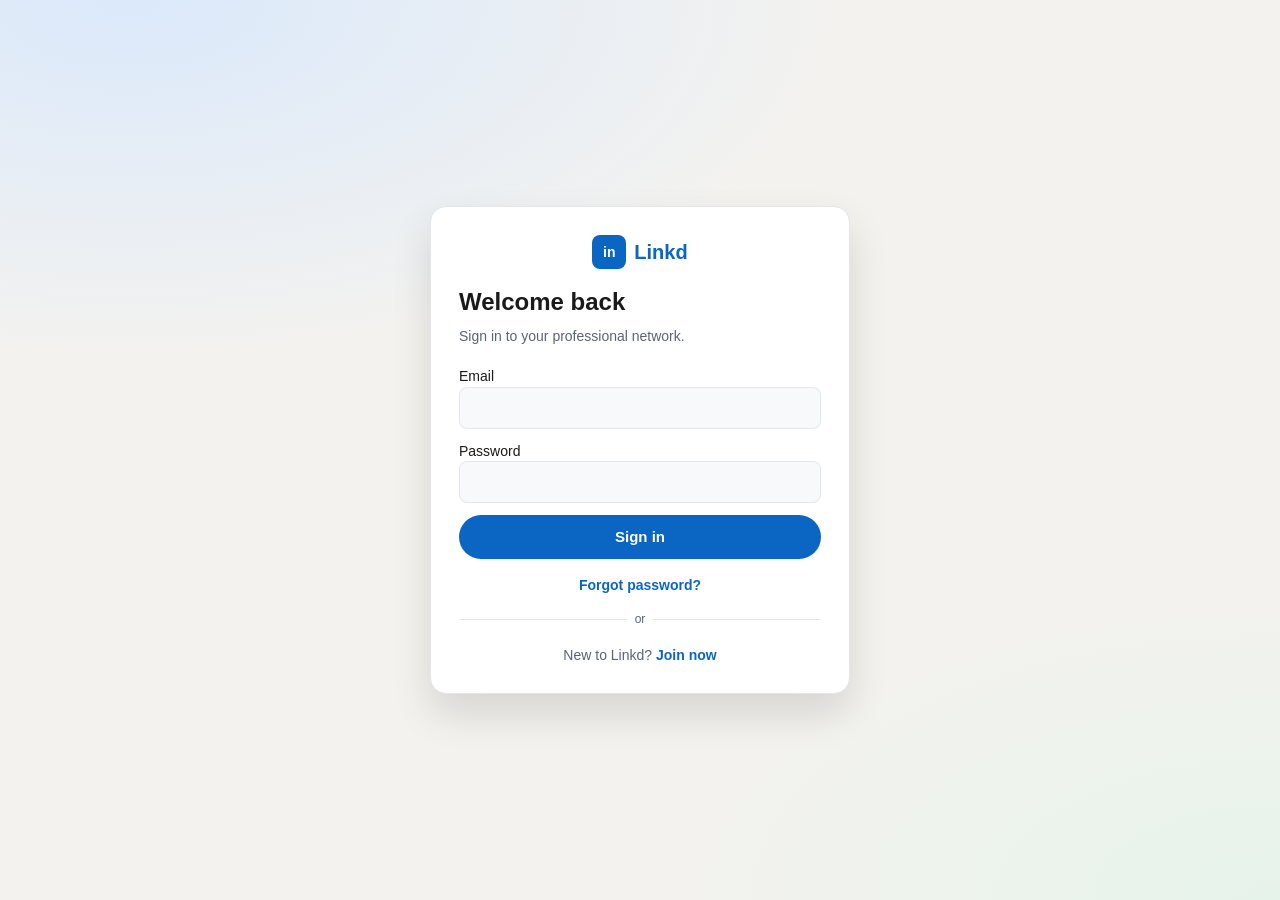
<file: index.html>
<!doctype html>
<html lang="en">
  <head>
    <meta charset="utf-8" />
    <meta name="viewport" content="width=device-width,initial-scale=1" />
    <title>Linkd — Sign in</title>
    <link rel="stylesheet" href="css/style.css" />
  </head>
  <body>
    <div class="auth-wrap">
      <div class="auth-card">
        <div class="brand" style="justify-content: center; margin-bottom: 16px">
          <div class="brand-logo">in</div>
          <span style="font-size: 20px">Linkd</span>
        </div>
        <div id="view"></div>
      </div>
    </div>
    <script src="js/data.js"></script>
    <script src="js/icons.js"></script>
    <script src="js/app.js"></script>
    <script>
      (function () {
        // Auto-login redirect
        if (getUser()) {
          location.replace("home.html");
          return;
        }
        const view = document.getElementById("view");
        const USERS_KEY = "lk.users";
        const users = () => LS.get(USERS_KEY, []);
        const saveUsers = (u) => LS.set(USERS_KEY, u);

        function loginView() {
          view.innerHTML = `
      <h1>Welcome back</h1>
      <p class="sub">Sign in to your professional network.</p>
      <form id="f">
        <label class="field"><span>Email</span><input type="email" name="email" required/></label>
        <label class="field"><span>Password</span><input type="password" name="password" required minlength="4"/></label>
        <button class="btn" type="submit">Sign in</button>
      </form>
      <div class="auth-foot"><a href="#" id="forgot">Forgot password?</a></div>
      <div class="divider">or</div>
      <div class="auth-foot">New to Linkd? <a href="#" id="toSignup">Join now</a></div>`;
          document.getElementById("f").onsubmit = (e) => {
            e.preventDefault();
            const fd = new FormData(e.target);
            const email = fd.get("email"),
              pw = fd.get("password");
            const u = users().find(
              (x) => x.email === email && x.password === pw,
            );
            if (!u) {
              // Auto create demo user for convenience
              const name = email
                .split("@")[0]
                .replace(/[._-]/g, " ")
                .replace(/\b\w/g, (c) => c.toUpperCase());
              const nu = {
                id: "me",
                name,
                email,
                password: pw,
                avatar: avatar(name),
                headline: "Product Builder • Sharing thoughts on tech",
                location: "Remote",
                industry: "Software",
                followers: 284,
                connections: 512,
                cover: coverImg(name),
              };
              const list = users();
              list.push(nu);
              saveUsers(list);
              setUser(nu);
              toast("Welcome, " + name + "!", "success");
              setTimeout(() => (location.href = "home.html"), 400);
            } else {
              setUser(u);
              toast("Signed in", "success");
              setTimeout(() => (location.href = "home.html"), 300);
            }
          };
          document.getElementById("toSignup").onclick = (e) => {
            e.preventDefault();
            signupView();
          };
          document.getElementById("forgot").onclick = (e) => {
            e.preventDefault();
            forgotView();
          };
        }
        function signupView() {
          view.innerHTML = `
      <h1>Join Linkd</h1><p class="sub">Make the most of your professional life.</p>
      <form id="f">
        <label class="field"><span>Full name</span><input name="name" required/></label>
        <label class="field"><span>Email</span><input type="email" name="email" required/></label>
        <label class="field"><span>Password (6+ chars)</span><input type="password" name="password" required minlength="6"/></label>
        <button class="btn" type="submit">Agree & Join</button>
      </form>
      <div class="auth-foot">Already on Linkd? <a href="#" id="toLogin">Sign in</a></div>`;
          document.getElementById("f").onsubmit = (e) => {
            e.preventDefault();
            const fd = new FormData(e.target);
            const name = fd.get("name"),
              email = fd.get("email"),
              pw = fd.get("password");
            const list = users();
            if (list.some((u) => u.email === email)) {
              toast("Email already registered", "error");
              return;
            }
            const u = {
              id: "me",
              name,
              email,
              password: pw,
              avatar: avatar(name),
              headline: "New to Linkd — building things.",
              location: "Remote",
              industry: "Software",
              followers: 0,
              connections: 0,
              cover: coverImg(name),
            };
            list.push(u);
            saveUsers(list);
            setUser(u);
            toast("Account created", "success");
            setTimeout(() => (location.href = "home.html"), 300);
          };
          document.getElementById("toLogin").onclick = (e) => {
            e.preventDefault();
            loginView();
          };
        }
        function forgotView() {
          view.innerHTML = `
      <h1>Reset password</h1><p class="sub">Enter your email and we'll send reset instructions.</p>
      <form id="f"><label class="field"><span>Email</span><input type="email" name="email" required/></label>
      <button class="btn" type="submit">Send reset link</button></form>
      <div class="auth-foot"><a href="#" id="back">Back to sign in</a></div>`;
          document.getElementById("f").onsubmit = (e) => {
            e.preventDefault();
            toast("Reset link sent (demo)", "success");
            setTimeout(loginView, 600);
          };
          document.getElementById("back").onclick = (e) => {
            e.preventDefault();
            loginView();
          };
        }
        loginView();
      })();
    </script>
  </body>
</html>
</file>
<file: css/style.css>
/* ============ Design Tokens ============ */
:root {
  --bg: #f3f2ef;
  --surface: #ffffff;
  --surface-2: #f7f9fb;
  --border: #e3e5e8;
  --text: #1a1a1a;
  --muted: #5b6472;
  --primary: #0a66c2;
  --primary-600: #0958a8;
  --primary-50: #e8f0fe;
  --accent: #057642;
  --danger: #cc1016;
  --shadow-sm: 0 1px 2px rgba(0, 0, 0, 0.06), 0 1px 3px rgba(0, 0, 0, 0.04);
  --shadow: 0 4px 12px rgba(0, 0, 0, 0.06), 0 2px 4px rgba(0, 0, 0, 0.04);
  --shadow-lg: 0 20px 40px rgba(0, 0, 0, 0.12);
  --radius: 12px;
  --radius-sm: 8px;
  --glass: rgba(255, 255, 255, 0.72);
  --nav-h: 56px;
}
[data-theme="dark"] {
  --bg: #0b1220;
  --surface: #111827;
  --surface-2: #0f1626;
  --border: #1f2937;
  --text: #e5e7eb;
  --muted: #9aa4b2;
  --primary: #4ea3ff;
  --primary-600: #3d8be0;
  --primary-50: #132a44;
  --accent: #22c55e;
  --danger: #f87171;
  --glass: rgba(17, 24, 39, 0.72);
}
* {
  box-sizing: border-box;
}
html,
body {
  margin: 0;
  padding: 0;
  background: var(--bg);
  color: var(--text);
  font-family:
    -apple-system, BlinkMacSystemFont, "Segoe UI", Inter, Roboto, Helvetica,
    Arial, sans-serif;
  font-size: 14px;
  line-height: 1.45;
  -webkit-font-smoothing: antialiased;
}
a {
  color: inherit;
  text-decoration: none;
}
button {
  font: inherit;
  cursor: pointer;
  border: 0;
  background: none;
  color: inherit;
}
img {
  max-width: 100%;
  display: block;
}
input,
textarea,
select {
  font: inherit;
  color: inherit;
}
.hidden {
  display: none !important;
}

/* ============ Nav ============ */
.nav {
  position: sticky;
  top: 0;
  z-index: 50;
  background: var(--glass);
  backdrop-filter: saturate(180%) blur(12px);
  -webkit-backdrop-filter: saturate(180%) blur(12px);
  border-bottom: 1px solid var(--border);
}
.nav-inner {
  max-width: 1128px;
  margin: 0 auto;
  height: var(--nav-h);
  display: flex;
  align-items: center;
  gap: 12px;
  padding: 0 16px;
}
.brand {
  display: flex;
  align-items: center;
  gap: 8px;
  font-weight: 800;
  color: var(--primary);
}
.brand-logo {
  width: 34px;
  height: 34px;
  border-radius: 8px;
  background: var(--primary);
  color: #fff;
  display: grid;
  place-items: center;
  font-weight: 900;
}
.search {
  position: relative;
  flex: 1;
  max-width: 280px;
}
.search input {
  width: 100%;
  height: 34px;
  border-radius: 8px;
  border: 1px solid transparent;
  background: var(--surface-2);
  padding: 0 10px 0 34px;
  outline: none;
}
.search input:focus {
  border-color: var(--primary);
  background: var(--surface);
}
.search .ic {
  position: absolute;
  left: 10px;
  top: 50%;
  transform: translateY(-50%);
  color: var(--muted);
}
.search-dd {
  position: absolute;
  top: 38px;
  left: 0;
  right: 0;
  background: var(--surface);
  border: 1px solid var(--border);
  border-radius: 10px;
  box-shadow: var(--shadow);
  max-height: 360px;
  overflow: auto;
  z-index: 60;
}
.search-dd .row {
  display: flex;
  gap: 10px;
  align-items: center;
  padding: 10px;
  cursor: pointer;
}
.search-dd .row:hover {
  background: var(--surface-2);
}
.search-dd mark {
  background: transparent;
  color: var(--primary);
  font-weight: 700;
}
.search-dd .hd {
  padding: 8px 10px;
  color: var(--muted);
  font-size: 12px;
  display: flex;
  justify-content: space-between;
  align-items: center;
}
.nav-links {
  display: flex;
  gap: 2px;
  margin-left: auto;
  align-items: center;
}
.nav-link {
  display: flex;
  flex-direction: column;
  align-items: center;
  justify-content: center;
  gap: 2px;
  padding: 6px 12px;
  border-radius: 8px;
  color: var(--muted);
  font-size: 11px;
  min-width: 56px;
  position: relative;
}
.nav-link:hover {
  color: var(--text);
  background: var(--surface-2);
}
.nav-link.active {
  color: var(--text);
}
.nav-link.active::after {
  content: "";
  position: absolute;
  bottom: -1px;
  left: 8px;
  right: 8px;
  height: 2px;
  background: var(--text);
  border-radius: 2px;
}
.nav-link svg {
  width: 22px;
  height: 22px;
}
.avatar {
  width: 26px;
  height: 26px;
  border-radius: 50%;
  object-fit: cover;
  background: #ccd;
}
.badge {
  position: absolute;
  top: 2px;
  right: 8px;
  min-width: 16px;
  height: 16px;
  padding: 0 4px;
  border-radius: 8px;
  background: var(--danger);
  color: #fff;
  font-size: 10px;
  font-weight: 700;
  display: grid;
  place-items: center;
}

/* Mobile bottom nav */
.mobile-nav {
  position: fixed;
  bottom: 0;
  left: 0;
  right: 0;
  z-index: 60;
  background: var(--glass);
  backdrop-filter: blur(12px);
  -webkit-backdrop-filter: blur(12px);
  border-top: 1px solid var(--border);
  display: none;
}
.mobile-nav .row {
  display: flex;
  justify-content: space-around;
  align-items: center;
  height: 58px;
  padding-bottom: env(safe-area-inset-bottom);
}
.mobile-nav .nav-link {
  min-width: 0;
  flex: 1;
}
@media (max-width: 768px) {
  .nav-links .desktop-only {
    display: none;
  }
  .mobile-nav {
    display: block;
  }
  body {
    padding-bottom: 64px;
  }
  .search {
    max-width: none;
  }
}

/* ============ Layout ============ */
.container {
  max-width: 1128px;
  margin: 0 auto;
  padding: 16px;
}
.grid-3 {
  display: grid;
  grid-template-columns: 225px 1fr 300px;
  gap: 24px;
  align-items: start;
}
@media (max-width: 1024px) {
  .grid-3 {
    grid-template-columns: 225px 1fr;
  }
  .col-right {
    display: none;
  }
}
@media (max-width: 768px) {
  .grid-3 {
    grid-template-columns: 1fr;
  }
  .col-left {
    display: none;
  }
}

.card {
  background: var(--surface);
  border: 1px solid var(--border);
  border-radius: var(--radius);
  box-shadow: var(--shadow-sm);
  overflow: hidden;
}
.card + .card {
  margin-top: 12px;
}
.card-pad {
  padding: 16px;
}

/* Sidebar profile card */
.side-cover {
  height: 56px;
  background: linear-gradient(135deg, #0a66c2, #57a3ff);
}
.side-body {
  padding: 0 16px 16px;
  text-align: center;
}
.side-avatar {
  width: 72px;
  height: 72px;
  border-radius: 50%;
  border: 2px solid var(--surface);
  margin: -36px auto 8px;
  background: #ccd;
  object-fit: cover;
}
.side-name {
  font-weight: 700;
}
.side-headline {
  color: var(--muted);
  font-size: 12px;
  margin-top: 4px;
}
.side-stats {
  border-top: 1px solid var(--border);
  margin-top: 12px;
  padding-top: 8px;
  display: flex;
  flex-direction: column;
  gap: 2px;
  text-align: left;
}
.side-stats .row {
  display: flex;
  justify-content: space-between;
  padding: 4px 0;
  font-size: 12px;
  color: var(--muted);
  cursor: pointer;
  border-radius: 6px;
}
.side-stats .row:hover {
  background: var(--surface-2);
}
.side-stats .row b {
  color: var(--primary);
}

/* Start post */
.start-post {
  display: flex;
  gap: 10px;
  align-items: center;
  padding: 12px 16px;
}
.start-post img {
  width: 44px;
  height: 44px;
  border-radius: 50%;
  object-fit: cover;
  background: #ccd;
}
.start-post button {
  flex: 1;
  text-align: left;
  border: 1px solid var(--border);
  height: 44px;
  border-radius: 22px;
  padding: 0 16px;
  color: var(--muted);
  background: transparent;
}
.start-post button:hover {
  background: var(--surface-2);
}
.start-actions {
  display: flex;
  justify-content: space-around;
  padding: 4px 8px 12px;
  flex-wrap: wrap;
}
.chip {
  display: flex;
  align-items: center;
  gap: 6px;
  padding: 8px 10px;
  border-radius: 8px;
  color: var(--muted);
  font-weight: 600;
}
.chip:hover {
  background: var(--surface-2);
  color: var(--text);
}
.chip svg {
  width: 20px;
  height: 20px;
}
.chip.blue {
  color: #378fe9;
}
.chip.green {
  color: #5f9b41;
}
.chip.orange {
  color: #e06847;
}
.chip.purple {
  color: #a872e5;
}
.chip.red {
  color: #e0525b;
}

/* Post */
.post-head {
  display: flex;
  gap: 10px;
  padding: 12px 16px;
  align-items: flex-start;
}
.post-head img {
  width: 48px;
  height: 48px;
  border-radius: 50%;
  object-fit: cover;
  background: #ccd;
}
.post-meta {
  flex: 1;
  min-width: 0;
}
.post-author {
  font-weight: 700;
}
.post-role {
  color: var(--muted);
  font-size: 12px;
}
.post-time {
  color: var(--muted);
  font-size: 12px;
}
.follow-btn {
  color: var(--primary);
  font-weight: 700;
  padding: 6px 10px;
  border-radius: 6px;
}
.follow-btn:hover {
  background: var(--primary-50);
}
.follow-btn.following {
  color: var(--muted);
}
.post-body {
  padding: 0 16px 12px;
  white-space: pre-wrap;
  word-break: break-word;
}
.post-body .hashtag {
  color: var(--primary);
  font-weight: 600;
  cursor: pointer;
}
.see-more {
  color: var(--muted);
  font-weight: 600;
  background: none;
  padding: 0;
  margin-left: 4px;
}
.see-more:hover {
  color: var(--primary);
  text-decoration: underline;
}
.post-image {
  width: 100%;
  max-height: 520px;
  object-fit: cover;
  background: #000;
  cursor: zoom-in;
}
.post-metrics {
  display: flex;
  justify-content: space-between;
  align-items: center;
  padding: 8px 16px;
  color: var(--muted);
  font-size: 12px;
  border-bottom: 1px solid var(--border);
}
.metrics-left {
  display: flex;
  align-items: center;
  gap: 4px;
}
.reactions-stack {
  display: inline-flex;
}
.reactions-stack span {
  width: 16px;
  height: 16px;
  border-radius: 50%;
  display: inline-grid;
  place-items: center;
  font-size: 10px;
  border: 1.5px solid var(--surface);
  margin-left: -4px;
}
.reactions-stack span:first-child {
  margin-left: 0;
}
.r-like {
  background: var(--primary);
  color: #fff;
}
.r-celebrate {
  background: #f5b800;
  color: #fff;
}
.r-support {
  background: #a172e5;
  color: #fff;
}
.r-insightful {
  background: #e0aa3e;
  color: #fff;
}
.r-funny {
  background: #57c4c4;
  color: #fff;
}
.post-actions {
  display: grid;
  grid-template-columns: repeat(4, 1fr);
  padding: 4px;
}
.action-btn {
  display: flex;
  align-items: center;
  justify-content: center;
  gap: 6px;
  padding: 10px;
  border-radius: 8px;
  color: var(--muted);
  font-weight: 600;
}
.action-btn:hover {
  background: var(--surface-2);
}
.action-btn svg {
  width: 20px;
  height: 20px;
}
.action-btn.active {
  color: var(--primary);
}
.action-btn.active svg path {
  fill: currentColor;
}
.action-btn.pulse {
  animation: pulse 0.35s ease;
}
@keyframes pulse {
  0% {
    transform: scale(1);
  }
  50% {
    transform: scale(1.18);
  }
  100% {
    transform: scale(1);
  }
}
.reaction-pop {
  position: absolute;
  bottom: calc(100% + 6px);
  left: 50%;
  transform: translateX(-50%);
  background: var(--surface);
  border: 1px solid var(--border);
  border-radius: 999px;
  box-shadow: var(--shadow-lg);
  padding: 6px;
  display: flex;
  gap: 4px;
  z-index: 5;
}
.reaction-pop button {
  width: 38px;
  height: 38px;
  border-radius: 50%;
  font-size: 22px;
  transition: transform 0.15s;
}
.reaction-pop button:hover {
  transform: scale(1.35) translateY(-4px);
}
.action-wrap {
  position: relative;
}

/* Comments */
.comments {
  padding: 8px 16px 16px;
  border-top: 1px solid var(--border);
  background: var(--surface-2);
}
.comment-input {
  display: flex;
  gap: 8px;
  align-items: flex-start;
  margin-bottom: 12px;
}
.comment-input img {
  width: 32px;
  height: 32px;
  border-radius: 50%;
  object-fit: cover;
  background: #ccd;
}
.comment-input .box {
  flex: 1;
  background: var(--surface);
  border: 1px solid var(--border);
  border-radius: 16px;
  padding: 8px 12px;
}
.comment-input textarea {
  width: 100%;
  border: 0;
  background: transparent;
  resize: none;
  outline: none;
  min-height: 36px;
}
.comment-input .row {
  display: flex;
  justify-content: flex-end;
  gap: 8px;
  margin-top: 6px;
}
.btn {
  background: var(--primary);
  color: #fff;
  padding: 6px 14px;
  border-radius: 16px;
  font-weight: 600;
}
.btn:hover {
  background: var(--primary-600);
}
.btn.ghost {
  background: transparent;
  color: var(--muted);
}
.btn.ghost:hover {
  background: var(--surface-2);
  color: var(--text);
}
.btn.outline {
  background: transparent;
  color: var(--primary);
  border: 1px solid var(--primary);
}
.comment {
  display: flex;
  gap: 8px;
  margin-top: 10px;
}
.comment img {
  width: 32px;
  height: 32px;
  border-radius: 50%;
  object-fit: cover;
  background: #ccd;
}
.comment .bubble {
  background: var(--surface);
  border: 1px solid var(--border);
  border-radius: 12px;
  padding: 8px 12px;
  flex: 1;
  min-width: 0;
}
.comment .who {
  font-weight: 700;
  font-size: 13px;
}
.comment .when {
  color: var(--muted);
  font-size: 11px;
  margin-left: 6px;
}
.comment .txt {
  margin-top: 4px;
  word-break: break-word;
}
.comment .tools {
  display: flex;
  gap: 12px;
  margin-top: 4px;
  color: var(--muted);
  font-size: 12px;
  font-weight: 600;
  padding-left: 12px;
}
.comment .tools button:hover {
  color: var(--primary);
}
.replies {
  margin-left: 40px;
}

/* Right rail */
.rail-title {
  font-weight: 700;
  padding: 12px 16px 4px;
}
.rail-item {
  display: flex;
  gap: 10px;
  padding: 10px 16px;
  align-items: center;
}
.rail-item img {
  width: 40px;
  height: 40px;
  border-radius: 50%;
  object-fit: cover;
  background: #ccd;
}
.rail-item .info {
  flex: 1;
  min-width: 0;
}
.rail-item .info b {
  display: block;
  font-size: 13px;
  overflow: hidden;
  text-overflow: ellipsis;
  white-space: nowrap;
}
.rail-item .info span {
  color: var(--muted);
  font-size: 12px;
}
.rail-item .btn {
  padding: 4px 12px;
  font-size: 12px;
}

/* Modal */
.modal-back {
  position: fixed;
  inset: 0;
  background: rgba(0, 0, 0, 0.55);
  z-index: 100;
  display: grid;
  place-items: center;
  padding: 16px;
  animation: fade 0.2s ease;
}
@keyframes fade {
  from {
    opacity: 0;
  }
  to {
    opacity: 1;
  }
}
.modal {
  background: var(--surface);
  border-radius: 16px;
  max-width: 560px;
  width: 100%;
  box-shadow: var(--shadow-lg);
  max-height: 90vh;
  display: flex;
  flex-direction: column;
  animation: pop 0.2s ease;
}
@keyframes pop {
  from {
    transform: translateY(12px) scale(0.98);
    opacity: 0;
  }
  to {
    transform: none;
    opacity: 1;
  }
}
.modal-head {
  display: flex;
  justify-content: space-between;
  align-items: center;
  padding: 14px 20px;
  border-bottom: 1px solid var(--border);
}
.modal-head h3 {
  margin: 0;
  font-size: 18px;
}
.modal-body {
  padding: 16px 20px;
  overflow: auto;
}
.modal-foot {
  padding: 12px 20px;
  border-top: 1px solid var(--border);
  display: flex;
  justify-content: space-between;
  align-items: center;
  gap: 8px;
  flex-wrap: wrap;
}
.icon-btn {
  width: 36px;
  height: 36px;
  border-radius: 50%;
  display: grid;
  place-items: center;
  color: var(--muted);
}
.icon-btn:hover {
  background: var(--surface-2);
  color: var(--text);
}
.compose {
  width: 100%;
  border: 0;
  outline: none;
  resize: none;
  min-height: 120px;
  background: transparent;
  font-size: 16px;
}
.compose-tools {
  display: flex;
  gap: 4px;
  flex-wrap: wrap;
}
.compose-tools .icon-btn:hover {
  background: var(--primary-50);
  color: var(--primary);
}

/* Toast */
.toasts {
  position: fixed;
  bottom: 16px;
  right: 16px;
  z-index: 200;
  display: flex;
  flex-direction: column;
  gap: 8px;
}
@media (max-width: 768px) {
  .toasts {
    bottom: 76px;
  }
}
.toast {
  background: #111;
  color: #fff;
  padding: 10px 14px;
  border-radius: 10px;
  box-shadow: var(--shadow-lg);
  min-width: 200px;
  max-width: 320px;
  animation: slidein 0.25s ease;
}
.toast.success {
  background: var(--accent);
}
.toast.error {
  background: var(--danger);
}
@keyframes slidein {
  from {
    transform: translateY(20px);
    opacity: 0;
  }
  to {
    transform: none;
    opacity: 1;
  }
}

/* Skeleton */
.skel {
  background: linear-gradient(
    90deg,
    var(--surface-2) 0%,
    var(--border) 50%,
    var(--surface-2) 100%
  );
  background-size: 200% 100%;
  animation: shim 1.4s infinite;
  border-radius: 6px;
}
@keyframes shim {
  0% {
    background-position: 200% 0;
  }
  100% {
    background-position: -200% 0;
  }
}
.skel-post {
  padding: 16px;
}
.skel-post .r1 {
  height: 16px;
  width: 40%;
  margin-bottom: 8px;
}
.skel-post .r2 {
  height: 12px;
  width: 25%;
  margin-bottom: 16px;
}
.skel-post .r3 {
  height: 140px;
  width: 100%;
}

/* Auth */
.auth-wrap {
  min-height: 100vh;
  display: grid;
  place-items: center;
  padding: 16px;
  background:
    radial-gradient(1200px 600px at 10% 0%, #dbe9fb 0%, transparent 60%),
    radial-gradient(1000px 500px at 100% 100%, #e6f3ea 0%, transparent 60%),
    var(--bg);
}
.auth-card {
  background: var(--surface);
  border: 1px solid var(--border);
  border-radius: 16px;
  padding: 28px;
  width: 100%;
  max-width: 420px;
  box-shadow: var(--shadow-lg);
}
.auth-card h1 {
  margin: 0 0 6px;
  font-size: 24px;
}
.auth-card p.sub {
  color: var(--muted);
  margin: 0 0 20px;
}
.field {
  display: block;
  margin-bottom: 12px;
}
.field label {
  display: block;
  font-weight: 600;
  font-size: 13px;
  margin-bottom: 6px;
}
.field input {
  width: 100%;
  height: 42px;
  border-radius: 8px;
  border: 1px solid var(--border);
  background: var(--surface-2);
  padding: 0 12px;
  outline: none;
}
.field input:focus {
  border-color: var(--primary);
  background: var(--surface);
}
.auth-card .btn {
  width: 100%;
  height: 44px;
  border-radius: 22px;
  font-size: 15px;
}
.auth-foot {
  text-align: center;
  color: var(--muted);
  margin-top: 16px;
}
.auth-foot a {
  color: var(--primary);
  font-weight: 600;
}
.divider {
  display: flex;
  align-items: center;
  gap: 8px;
  color: var(--muted);
  margin: 16px 0;
  font-size: 12px;
}
.divider::before,
.divider::after {
  content: "";
  height: 1px;
  background: var(--border);
  flex: 1;
}

/* Profile */
.p-cover {
  height: 200px;
  background: linear-gradient(135deg, #0a66c2, #57a3ff, #57c4c4);
  cursor: pointer;
  position: relative;
}
.p-cover .edit {
  position: absolute;
  top: 12px;
  right: 12px;
  background: rgba(0, 0, 0, 0.5);
  color: #fff;
  padding: 6px 10px;
  border-radius: 16px;
  font-size: 12px;
}
.p-head {
  padding: 0 24px 16px;
  position: relative;
}
.p-avatar {
  width: 152px;
  height: 152px;
  border-radius: 50%;
  border: 4px solid var(--surface);
  margin-top: -76px;
  background: #ccd;
  object-fit: cover;
  cursor: pointer;
}
.p-row {
  display: flex;
  justify-content: space-between;
  align-items: flex-start;
  gap: 16px;
  flex-wrap: wrap;
  margin-top: 8px;
}
.p-name {
  font-size: 24px;
  font-weight: 800;
  margin: 0;
}
.p-headline {
  margin: 4px 0;
}
.p-loc {
  color: var(--muted);
  font-size: 13px;
  margin-top: 4px;
}
.p-stats {
  color: var(--primary);
  font-weight: 600;
  font-size: 13px;
  margin-top: 6px;
}
.p-actions {
  display: flex;
  gap: 8px;
  flex-wrap: wrap;
}
.section-title {
  font-size: 18px;
  font-weight: 700;
  padding: 16px 16px 4px;
  display: flex;
  justify-content: space-between;
  align-items: center;
}
.section-title .add {
  color: var(--primary);
  font-weight: 700;
  padding: 4px 8px;
  border-radius: 6px;
}
.section-title .add:hover {
  background: var(--primary-50);
}
.list-item {
  display: flex;
  gap: 12px;
  padding: 12px 16px;
  border-top: 1px solid var(--border);
}
.list-item .ic {
  width: 48px;
  height: 48px;
  border-radius: 8px;
  background: var(--primary-50);
  color: var(--primary);
  display: grid;
  place-items: center;
  font-weight: 800;
  flex-shrink: 0;
}
.list-item .info {
  flex: 1;
  min-width: 0;
}
.list-item .info b {
  display: block;
}
.list-item .info .sub {
  color: var(--muted);
  font-size: 12px;
}
.list-item .actions {
  display: flex;
  gap: 4px;
}
.skill-pill {
  display: inline-flex;
  align-items: center;
  gap: 6px;
  background: var(--surface-2);
  border: 1px solid var(--border);
  border-radius: 16px;
  padding: 6px 12px;
  margin: 4px;
}
.skill-pill button {
  color: var(--muted);
  font-weight: 700;
}
.chart-wrap {
  padding: 12px 16px 16px;
}
.chart-grid {
  display: grid;
  grid-template-columns: repeat(auto-fit, minmax(140px, 1fr));
  gap: 12px;
}
.stat-card {
  background: var(--surface-2);
  border: 1px solid var(--border);
  border-radius: 10px;
  padding: 12px;
}
.stat-card .k {
  color: var(--muted);
  font-size: 12px;
}
.stat-card .v {
  font-size: 22px;
  font-weight: 800;
  margin-top: 4px;
}
.stat-card .d {
  font-size: 12px;
  margin-top: 2px;
}
.stat-card .d.up {
  color: var(--accent);
}
.stat-card .d.dn {
  color: var(--danger);
}
canvas {
  width: 100% !important;
  height: 180px !important;
  margin-top: 12px;
  background: var(--surface-2);
  border-radius: 8px;
}
.otw-badge {
  display: inline-block;
  background: var(--primary-50);
  color: var(--primary);
  padding: 4px 8px;
  border-radius: 6px;
  font-size: 12px;
  font-weight: 700;
  margin-top: 6px;
}

/* Network */
.nw-tabs {
  display: flex;
  border-bottom: 1px solid var(--border);
  overflow: auto;
}
.nw-tab {
  padding: 14px 18px;
  color: var(--muted);
  font-weight: 700;
  white-space: nowrap;
  border-bottom: 2px solid transparent;
}
.nw-tab.active {
  color: var(--text);
  border-bottom-color: var(--primary);
}
.nw-grid {
  display: grid;
  grid-template-columns: repeat(auto-fill, minmax(200px, 1fr));
  gap: 12px;
  padding: 16px;
}
.nw-card {
  background: var(--surface);
  border: 1px solid var(--border);
  border-radius: 10px;
  overflow: hidden;
  text-align: center;
  position: relative;
}
.nw-card .cov {
  height: 60px;
  background: linear-gradient(135deg, #0a66c2, #57a3ff);
}
.nw-card img {
  width: 72px;
  height: 72px;
  border-radius: 50%;
  border: 2px solid var(--surface);
  margin: -36px auto 8px;
  background: #ccd;
}
.nw-card .n {
  font-weight: 700;
  padding: 0 8px;
}
.nw-card .h {
  color: var(--muted);
  font-size: 12px;
  padding: 4px 8px;
  min-height: 36px;
}
.nw-card .btn {
  width: calc(100% - 24px);
  margin: 8px 12px 12px;
}
.nw-card .x {
  position: absolute;
  top: 6px;
  right: 6px;
  background: rgba(255, 255, 255, 0.85);
  border-radius: 50%;
  width: 26px;
  height: 26px;
  display: grid;
  place-items: center;
}

/* Jobs */
.jobs-lay {
  display: grid;
  grid-template-columns: 1.1fr 1.6fr;
  gap: 16px;
  align-items: start;
}
@media (max-width: 900px) {
  .jobs-lay {
    grid-template-columns: 1fr;
  }
}
.job-item {
  padding: 12px 16px;
  border-bottom: 1px solid var(--border);
  cursor: pointer;
  display: flex;
  gap: 12px;
}
.job-item:hover {
  background: var(--surface-2);
}
.job-item.active {
  background: var(--primary-50);
}
.job-item .logo {
  width: 48px;
  height: 48px;
  border-radius: 8px;
  background: var(--primary);
  color: #fff;
  display: grid;
  place-items: center;
  font-weight: 800;
  flex-shrink: 0;
}
.job-item .info {
  flex: 1;
  min-width: 0;
}
.job-item .info b {
  display: block;
}
.job-item .info .co {
  font-size: 13px;
}
.job-item .info .lo {
  color: var(--muted);
  font-size: 12px;
}
.filters {
  display: flex;
  gap: 8px;
  padding: 12px 16px;
  flex-wrap: wrap;
  border-bottom: 1px solid var(--border);
}
.filters select,
.filters input {
  height: 34px;
  border-radius: 8px;
  border: 1px solid var(--border);
  background: var(--surface-2);
  padding: 0 10px;
  outline: none;
}
.job-detail {
  padding: 20px;
}
.job-detail h2 {
  margin: 0 0 4px;
}
.job-detail .meta {
  color: var(--muted);
  margin-bottom: 12px;
}

/* Messages */
.msg-lay {
  display: grid;
  grid-template-columns: 320px 1fr;
  height: calc(100vh - var(--nav-h) - 32px);
  min-height: 520px;
}
@media (max-width: 768px) {
  .msg-lay {
    grid-template-columns: 1fr;
  }
  .msg-lay.chat-open .msg-list {
    display: none;
  }
  .msg-lay:not(.chat-open) .msg-chat {
    display: none;
  }
}
.msg-list {
  border-right: 1px solid var(--border);
  display: flex;
  flex-direction: column;
  min-height: 0;
}
.msg-search {
  padding: 12px;
  border-bottom: 1px solid var(--border);
}
.msg-search input {
  width: 100%;
  height: 34px;
  border-radius: 8px;
  border: 1px solid var(--border);
  background: var(--surface-2);
  padding: 0 10px;
  outline: none;
}
.msg-contacts {
  overflow: auto;
  flex: 1;
}
.msg-contact {
  display: flex;
  gap: 10px;
  padding: 10px 12px;
  cursor: pointer;
  align-items: center;
  border-bottom: 1px solid var(--border);
}
.msg-contact:hover {
  background: var(--surface-2);
}
.msg-contact.active {
  background: var(--primary-50);
}
.msg-contact img {
  width: 44px;
  height: 44px;
  border-radius: 50%;
  background: #ccd;
  position: relative;
}
.msg-contact .av {
  position: relative;
}
.msg-contact .dot {
  position: absolute;
  bottom: 0;
  right: 0;
  width: 12px;
  height: 12px;
  border-radius: 50%;
  background: #22c55e;
  border: 2px solid var(--surface);
}
.msg-contact .info {
  flex: 1;
  min-width: 0;
}
.msg-contact .info b {
  display: block;
  overflow: hidden;
  text-overflow: ellipsis;
  white-space: nowrap;
}
.msg-contact .info .last {
  color: var(--muted);
  font-size: 12px;
  overflow: hidden;
  text-overflow: ellipsis;
  white-space: nowrap;
}
.msg-chat {
  display: flex;
  flex-direction: column;
  min-height: 0;
}
.msg-head {
  padding: 12px 16px;
  border-bottom: 1px solid var(--border);
  display: flex;
  align-items: center;
  gap: 10px;
}
.msg-head img {
  width: 40px;
  height: 40px;
  border-radius: 50%;
  background: #ccd;
}
.msg-body {
  flex: 1;
  overflow: auto;
  padding: 16px;
  background: var(--surface-2);
  display: flex;
  flex-direction: column;
  gap: 8px;
}
.bubble {
  max-width: 70%;
  padding: 8px 12px;
  border-radius: 14px;
  background: var(--surface);
  border: 1px solid var(--border);
  position: relative;
}
.bubble.me {
  align-self: flex-end;
  background: var(--primary);
  color: #fff;
  border-color: var(--primary);
}
.bubble .t {
  font-size: 11px;
  opacity: 0.7;
  margin-top: 4px;
  display: flex;
  justify-content: flex-end;
  gap: 4px;
}
.bubble .del {
  position: absolute;
  top: -8px;
  right: -8px;
  background: var(--surface);
  border: 1px solid var(--border);
  border-radius: 50%;
  width: 22px;
  height: 22px;
  display: none;
  place-items: center;
  font-size: 12px;
  color: var(--danger);
}
.bubble:hover .del {
  display: grid;
}
.msg-input {
  border-top: 1px solid var(--border);
  padding: 10px;
  display: flex;
  gap: 8px;
}
.msg-input input {
  flex: 1;
  height: 38px;
  border-radius: 19px;
  border: 1px solid var(--border);
  background: var(--surface-2);
  padding: 0 14px;
  outline: none;
}

/* Notifications */
.notif {
  display: flex;
  gap: 12px;
  padding: 12px 16px;
  border-bottom: 1px solid var(--border);
  align-items: center;
}
.notif.unread {
  background: var(--primary-50);
}
.notif img {
  width: 44px;
  height: 44px;
  border-radius: 50%;
  background: #ccd;
}
.notif .info {
  flex: 1;
  min-width: 0;
}
.notif .info .t {
  color: var(--muted);
  font-size: 12px;
}
.notif .x {
  color: var(--muted);
}

/* Videos */
.vid-feed {
  max-width: 420px;
  margin: 0 auto;
}
.vid-card {
  background: #000;
  border-radius: 16px;
  overflow: hidden;
  position: relative;
  margin-bottom: 16px;
  aspect-ratio: 9/16;
  max-height: 80vh;
}
.vid-card video {
  width: 100%;
  height: 100%;
  object-fit: cover;
  background: #000;
}
.vid-overlay {
  position: absolute;
  inset: 0;
  display: flex;
  flex-direction: column;
  justify-content: flex-end;
  color: #fff;
  padding: 16px;
  background: linear-gradient(transparent 60%, rgba(0, 0, 0, 0.7));
}
.vid-actions {
  position: absolute;
  right: 8px;
  bottom: 60px;
  display: flex;
  flex-direction: column;
  gap: 14px;
  color: #fff;
  align-items: center;
}
.vid-actions button {
  color: #fff;
  display: flex;
  flex-direction: column;
  align-items: center;
  font-size: 11px;
  gap: 2px;
}
.vid-actions svg {
  width: 28px;
  height: 28px;
}
.vid-controls {
  position: absolute;
  top: 8px;
  right: 8px;
  display: flex;
  gap: 6px;
}
.vid-controls button {
  background: rgba(0, 0, 0, 0.5);
  color: #fff;
  width: 34px;
  height: 34px;
  border-radius: 50%;
  display: grid;
  place-items: center;
}

/* Settings */
.settings-lay {
  display: grid;
  grid-template-columns: 240px 1fr;
  gap: 16px;
}
@media (max-width: 768px) {
  .settings-lay {
    grid-template-columns: 1fr;
  }
}
.settings-nav .item {
  display: block;
  padding: 10px 14px;
  border-radius: 8px;
  color: var(--muted);
  font-weight: 600;
}
.settings-nav .item.active {
  background: var(--primary-50);
  color: var(--primary);
}
.settings-nav .item:hover {
  background: var(--surface-2);
  color: var(--text);
}
.settings-panel .row {
  display: flex;
  justify-content: space-between;
  align-items: center;
  padding: 14px 16px;
  border-bottom: 1px solid var(--border);
  gap: 12px;
  flex-wrap: wrap;
}
.settings-panel .row:last-child {
  border-bottom: 0;
}
.settings-panel .row .k {
  font-weight: 600;
}
.settings-panel .row .d {
  color: var(--muted);
  font-size: 12px;
}
.switch {
  position: relative;
  width: 44px;
  height: 24px;
  background: var(--border);
  border-radius: 12px;
  transition: 0.2s;
  cursor: pointer;
  flex-shrink: 0;
}
.switch.on {
  background: var(--primary);
}
.switch::after {
  content: "";
  position: absolute;
  top: 2px;
  left: 2px;
  width: 20px;
  height: 20px;
  border-radius: 50%;
  background: #fff;
  transition: 0.2s;
}
.switch.on::after {
  left: 22px;
}
.settings-panel select,
.settings-panel input[type="text"],
.settings-panel input[type="email"] {
  height: 34px;
  border-radius: 8px;
  border: 1px solid var(--border);
  background: var(--surface-2);
  padding: 0 10px;
  outline: none;
  min-width: 140px;
}

/* Empty */
.empty {
  padding: 36px 16px;
  text-align: center;
  color: var(--muted);
}
.empty svg {
  width: 56px;
  height: 56px;
  opacity: 0.5;
  margin-bottom: 8px;
}

/* Utility */
.spacer {
  flex: 1;
}
.center {
  text-align: center;
}
.row-flex {
  display: flex;
  gap: 8px;
  align-items: center;
}
.pfoot {
  color: var(--muted);
  font-size: 12px;
  padding: 16px;
  text-align: center;
}
</file>
